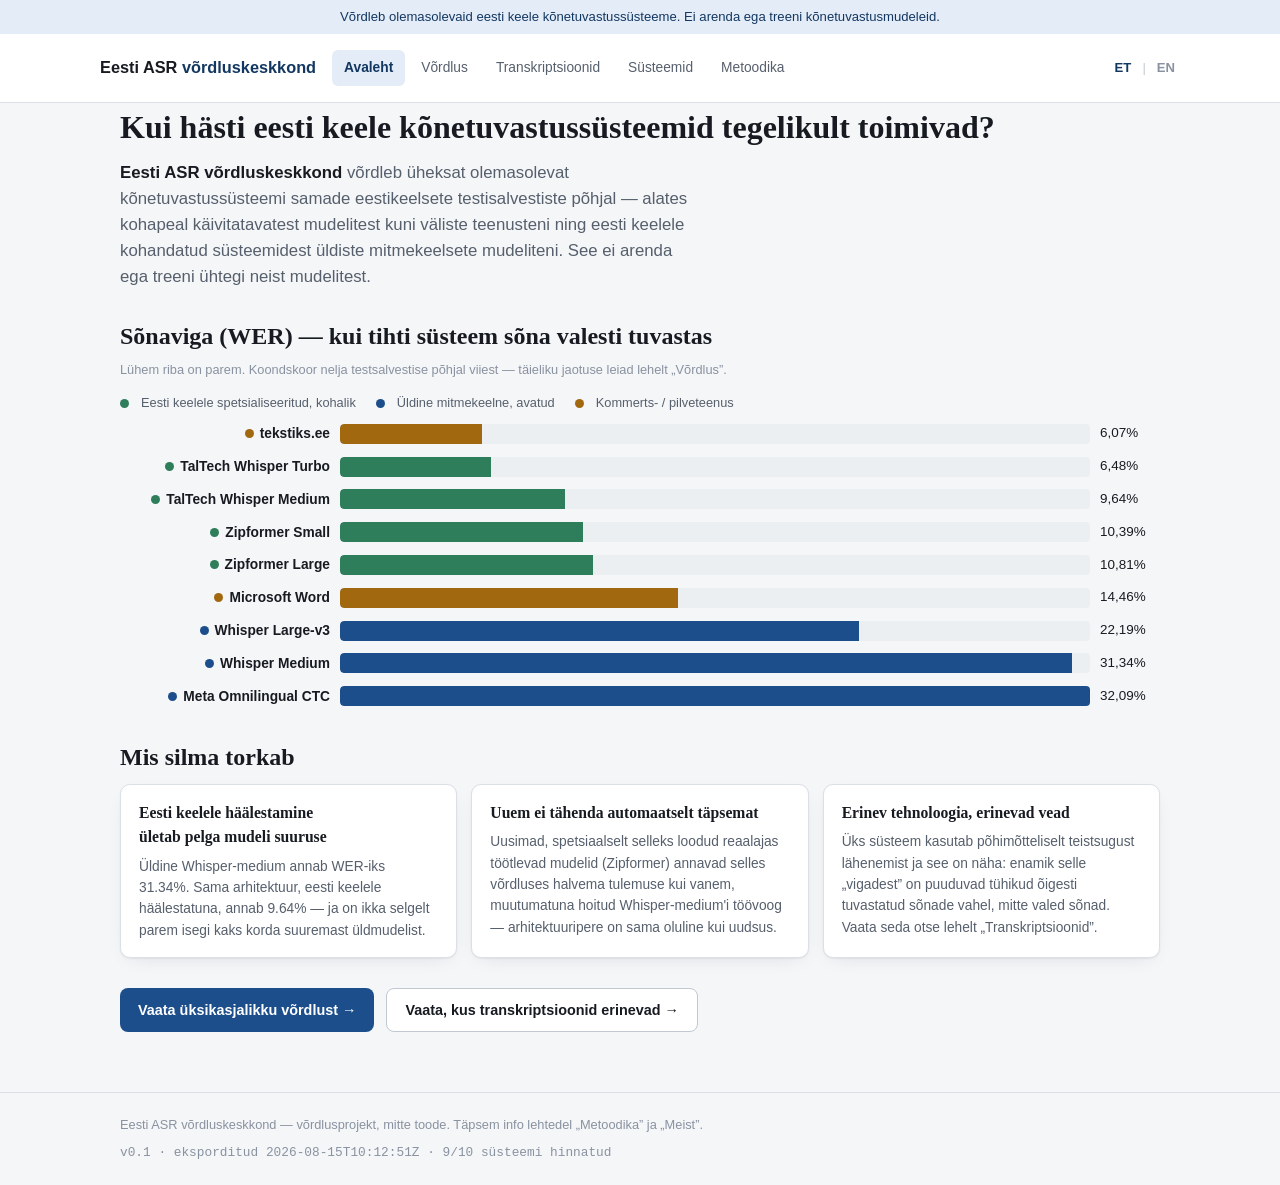
<file: index.html>
<!doctype html>
<html lang="et">
<head>
<meta charset="utf-8">
<script>document.documentElement.lang = localStorage.getItem("wb_lang") || "et";</script>
<meta name="viewport" content="width=device-width, initial-scale=1">
<title>Estonian ASR Workbench — results</title>
<link rel="stylesheet" href="css/style.css">
</head>
<body>
<header class="site-head" id="site-header"></header>

<main class="wrap">
  <h1 id="page-h1"></h1>
  <p class="hero-scope" id="hero-scope"></p>

  <section id="chart-section">
    <h2 id="chart-heading"></h2>
    <p class="chart-caption" id="chart-caption"></p>
    <div class="legend chart-legend" id="chart-legend"></div>
    <div id="barchart" class="barchart"></div>
  </section>

  <section id="findings-section">
    <h2 id="findings-heading"></h2>
    <div class="finding-grid" id="finding-grid"></div>
  </section>

  <section id="cta-section">
    <div class="cta-row">
      <a class="btn primary" id="cta-compare" href="compare.html"></a>
      <a class="btn secondary" id="cta-transcripts" href="transcripts.html"></a>
    </div>
  </section>
</main>

<footer class="site-foot" id="site-footer"></footer>

<script src="js/i18n.js"></script>
<script src="js/data.js"></script>
<script src="js/home.js"></script>
</body>
</html>
</file>
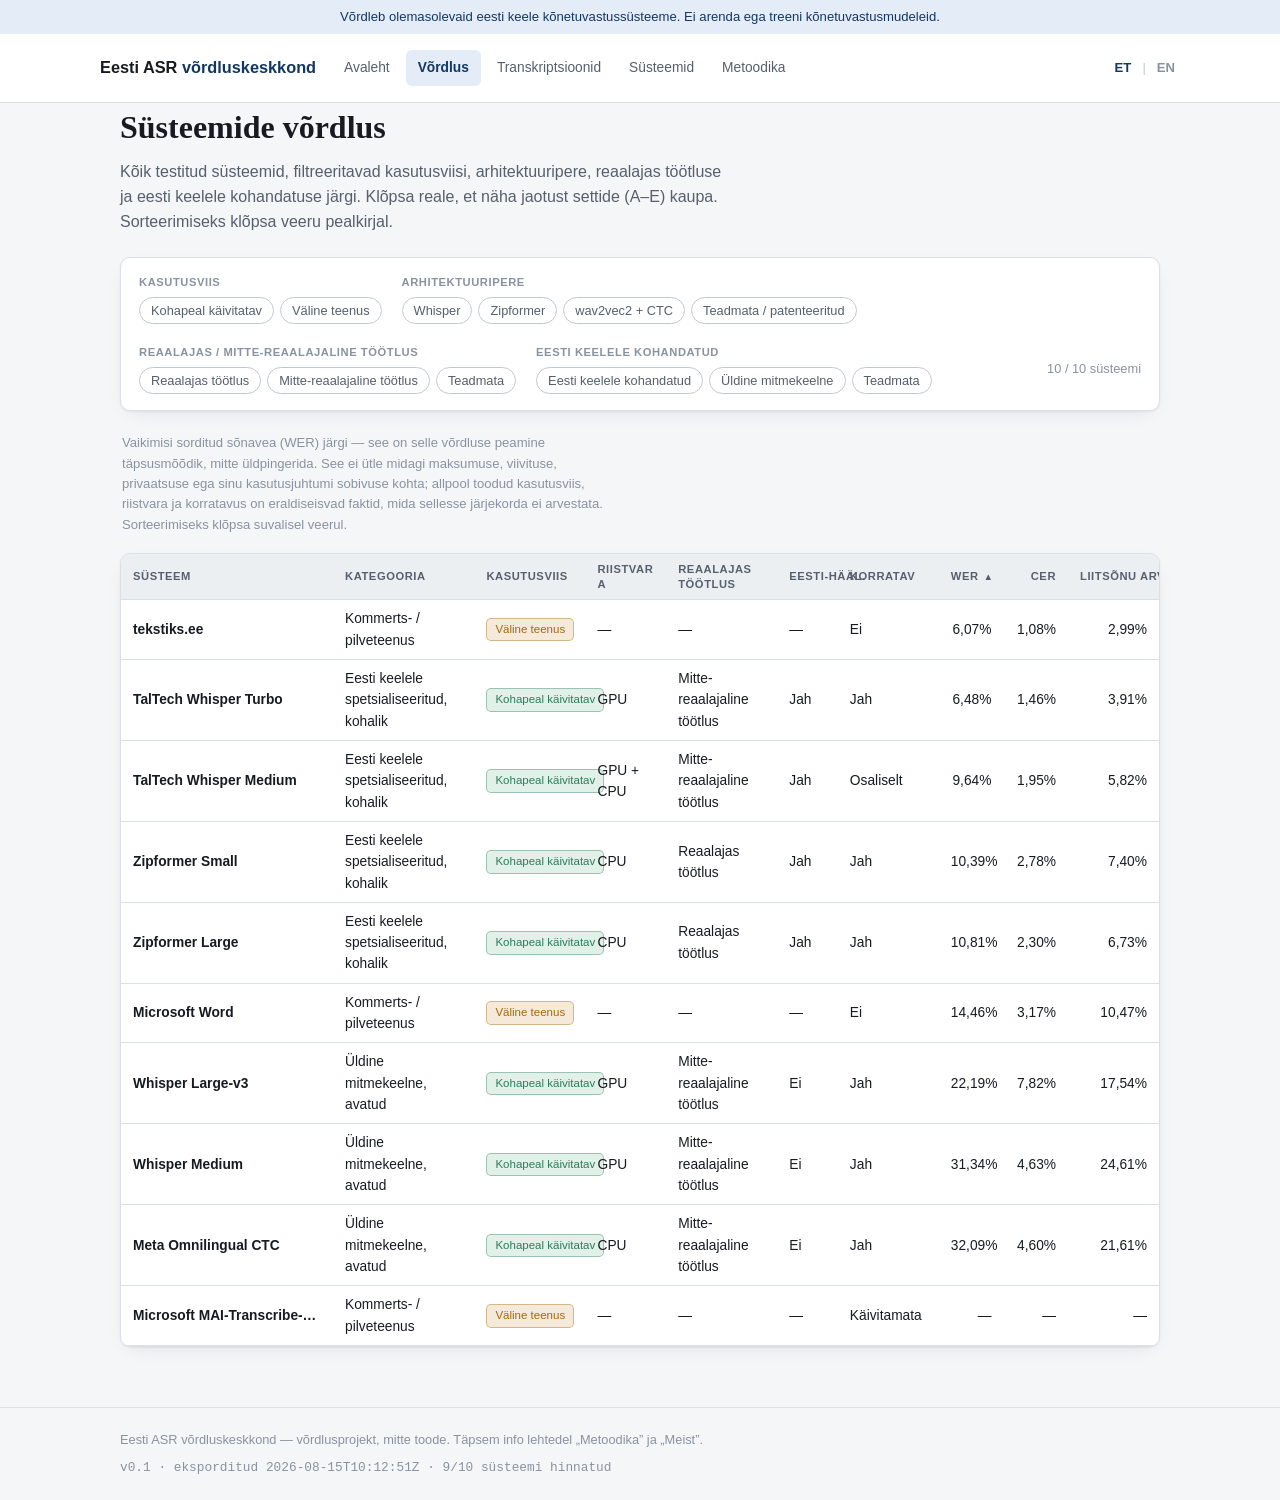
<file: compare.html>
<!doctype html>
<html lang="et">
<head>
<meta charset="utf-8">
<script>document.documentElement.lang = localStorage.getItem("wb_lang") || "et";</script>
<meta name="viewport" content="width=device-width, initial-scale=1">
<title>Compare systems — Estonian ASR Workbench</title>
<link rel="stylesheet" href="css/style.css">
</head>
<body>
<header class="site-head" id="site-header"></header>

<main class="wrap">
  <div class="page-head">
    <h1 id="page-h1"></h1>
    <p id="page-intro"></p>
  </div>

  <div class="filters" id="filters"></div>

  <p class="rank-note" id="rank-note"></p>

  <div class="table-wrap">
    <table class="leaderboard" id="leaderboard">
      <thead><tr id="thead-row"></tr></thead>
      <tbody id="tbody"></tbody>
    </table>
  </div>
</main>

<footer class="site-foot" id="site-footer"></footer>

<script src="js/i18n.js"></script>
<script src="js/data.js"></script>
<script src="js/compare.js"></script>
</body>
</html>
</file>
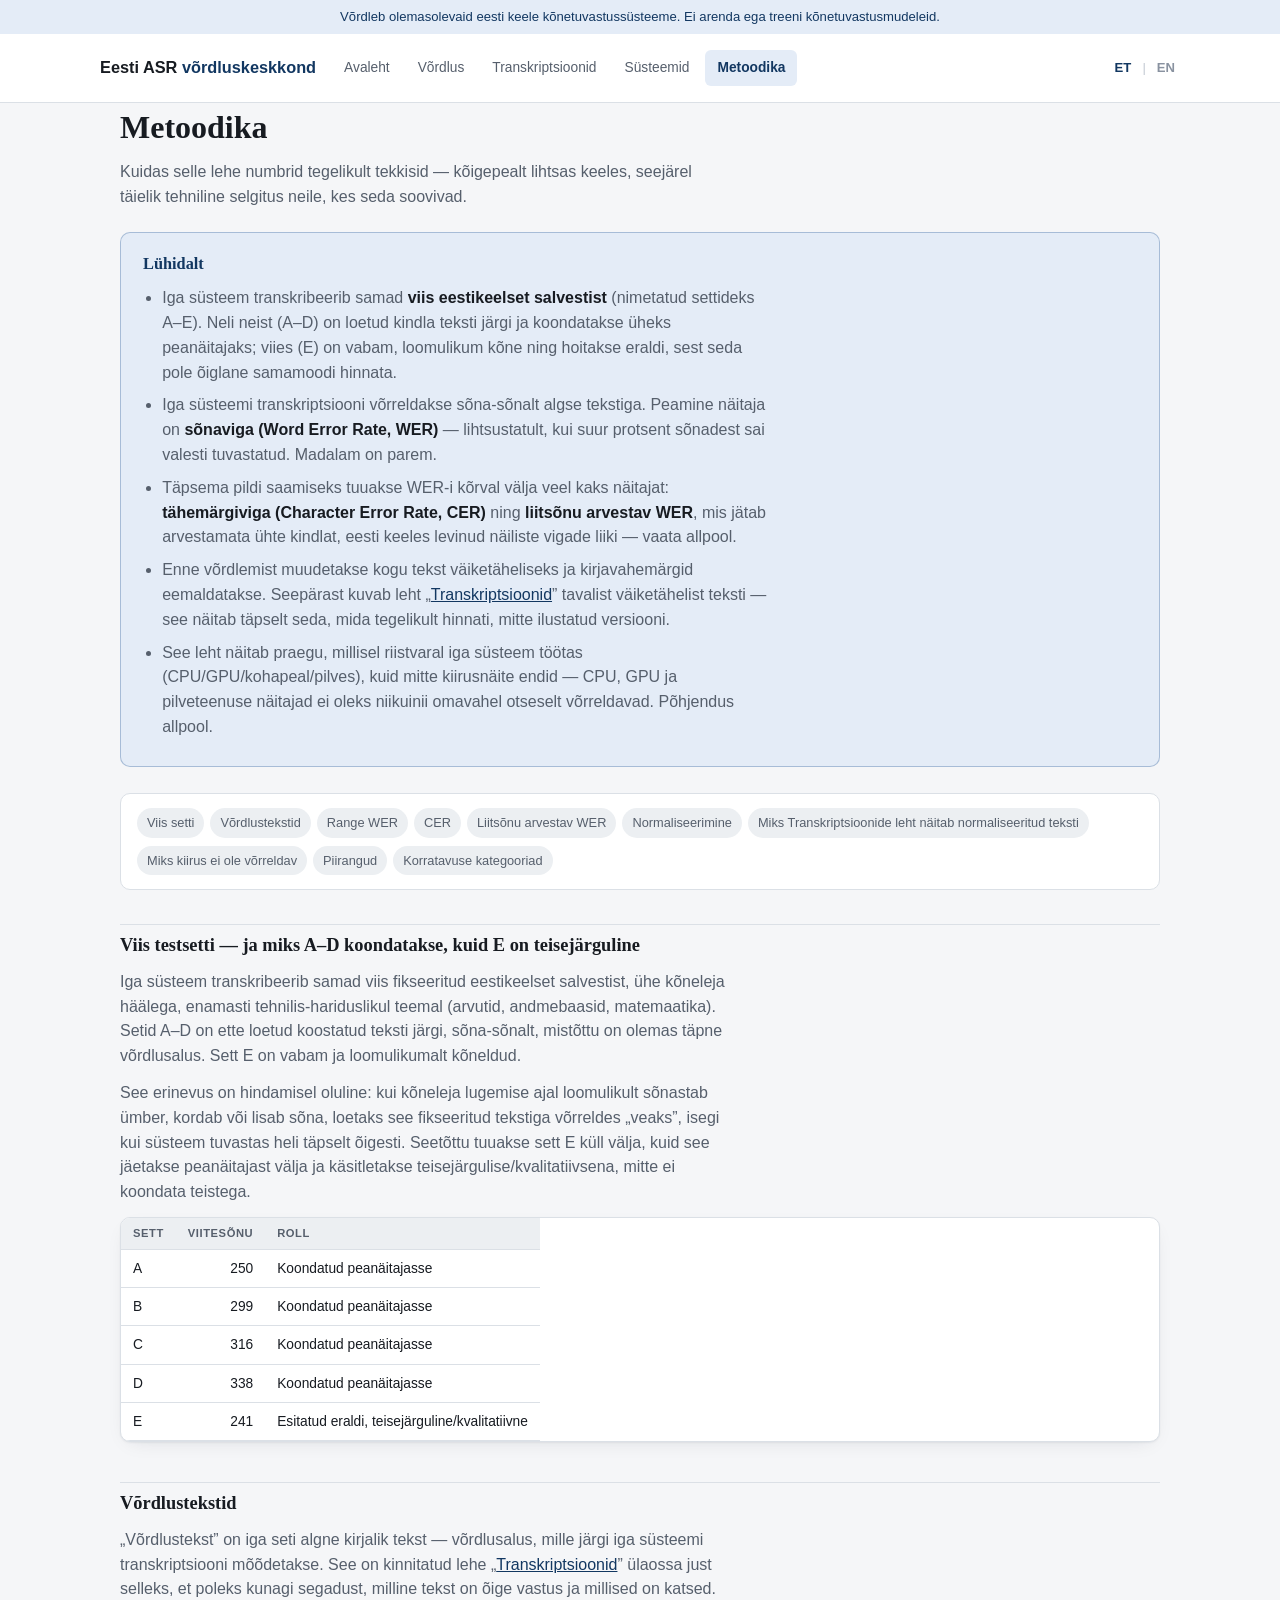
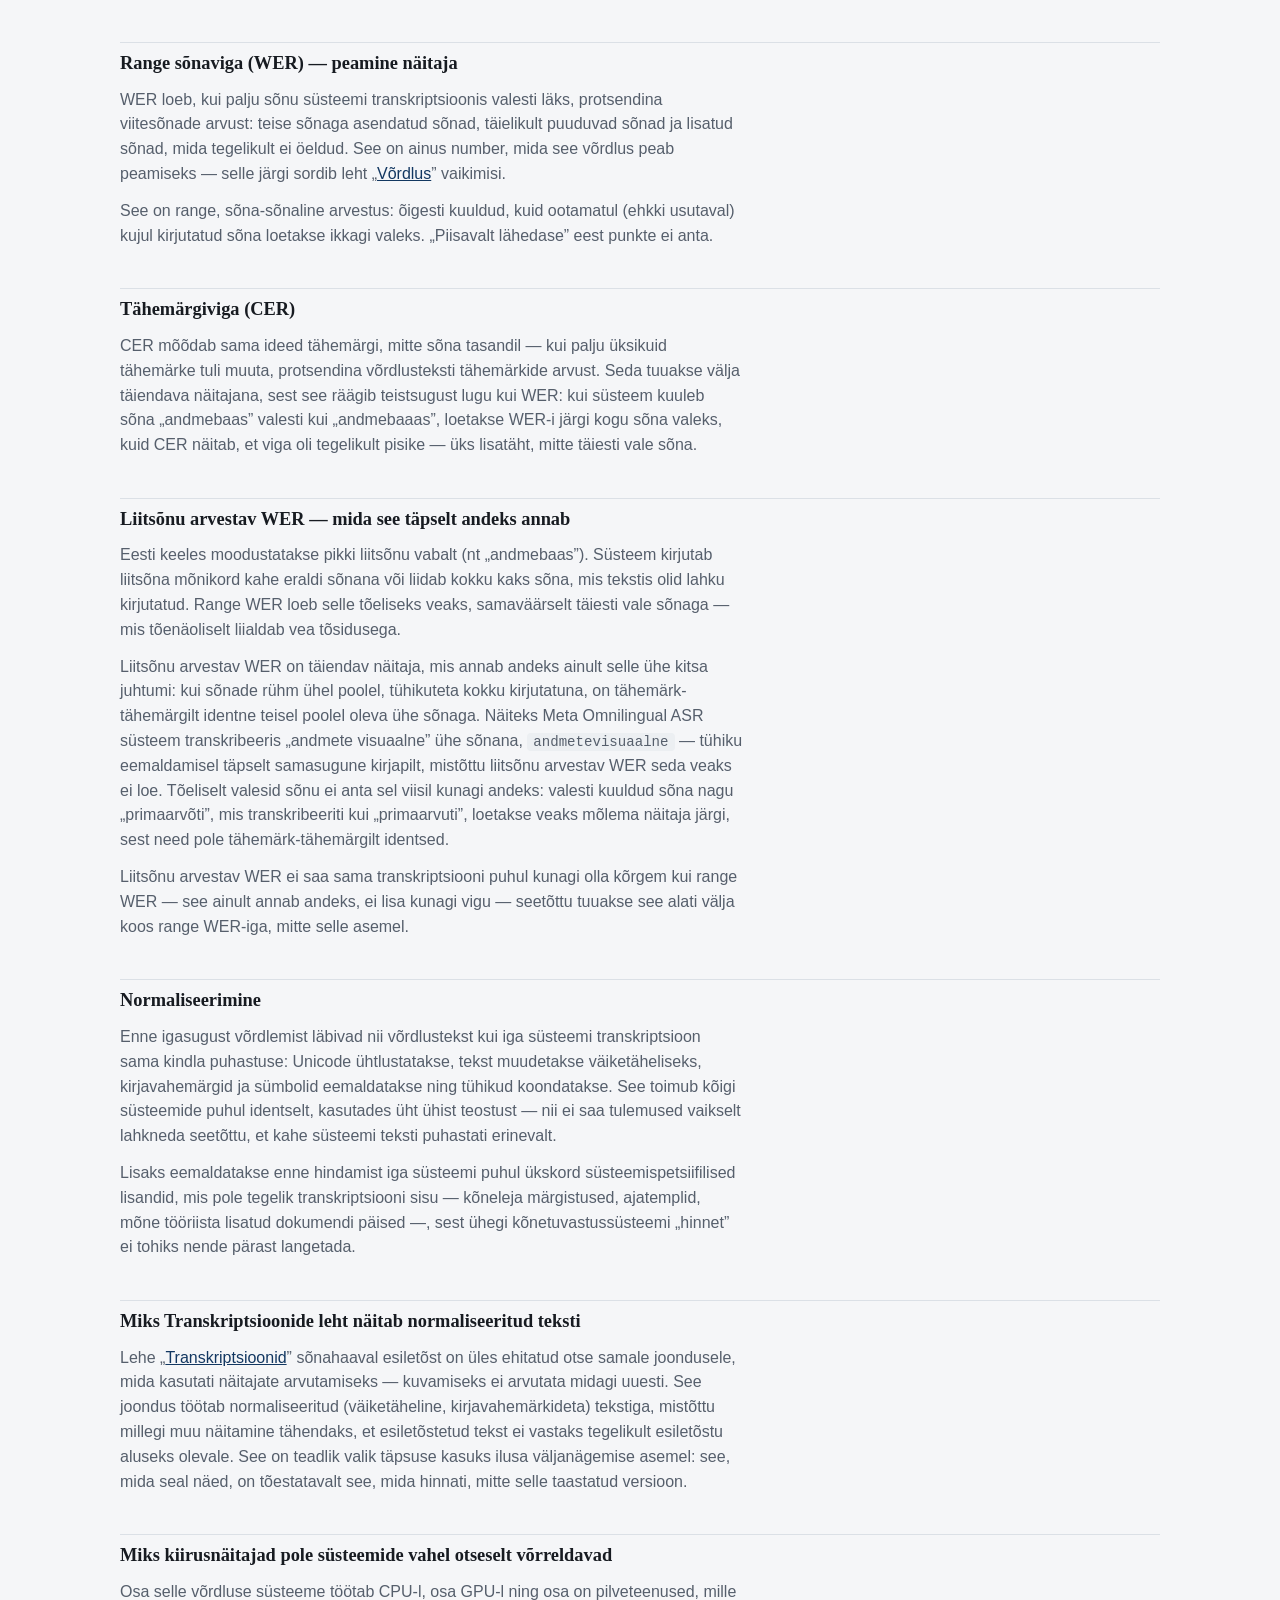
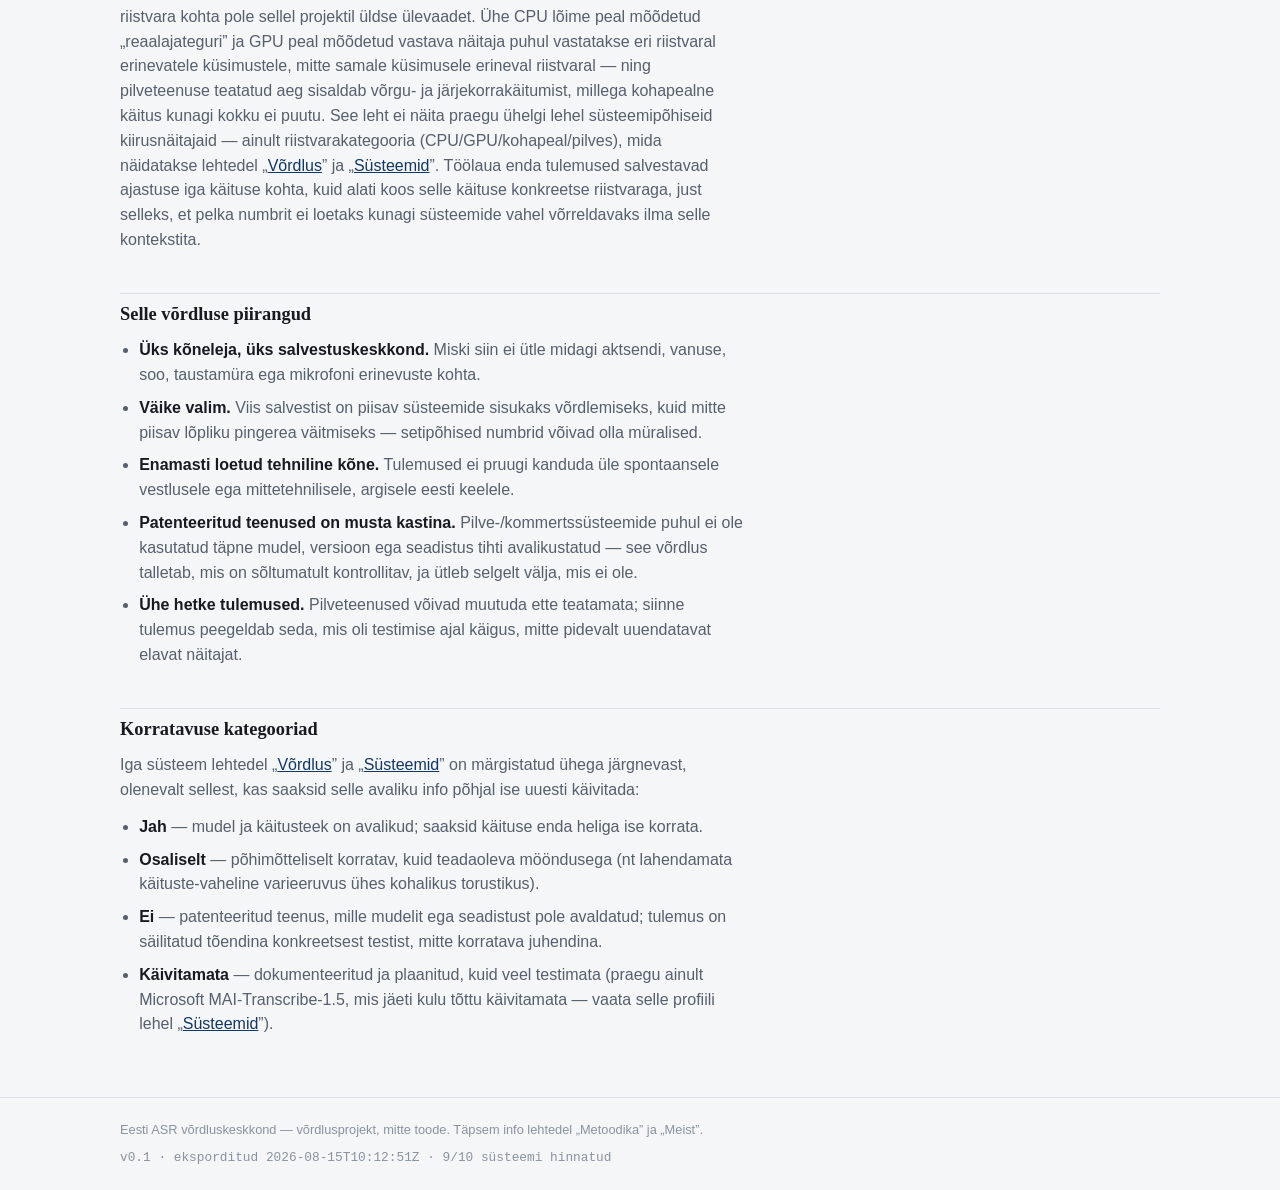
<file: methodology.html>
<!doctype html>
<html lang="et">
<head>
<meta charset="utf-8">
<script>document.documentElement.lang = localStorage.getItem("wb_lang") || "et";</script>
<meta name="viewport" content="width=device-width, initial-scale=1">
<title>Methodology — Estonian ASR Workbench</title>
<link rel="stylesheet" href="css/style.css">
</head>
<body>
<header class="site-head" id="site-header"></header>

<main class="wrap">
  <div class="page-head">
    <h1 id="page-h1"></h1>
    <p id="page-intro"></p>
  </div>

  <section class="summary-box">
    <h2 id="summary-heading"></h2>
    <ul class="plain-list" id="summary-list"></ul>
  </section>

  <nav class="method-toc" id="method-toc"></nav>

  <section class="method-section" id="sets">
    <h2></h2>
    <div class="p-slot"></div>
    <div id="sets-table"></div>
  </section>

  <section class="method-section" id="reference">
    <h2></h2>
    <div class="p-slot"></div>
  </section>

  <section class="method-section" id="wer">
    <h2></h2>
    <div class="p-slot"></div>
  </section>

  <section class="method-section" id="cer">
    <h2></h2>
    <div class="p-slot"></div>
  </section>

  <section class="method-section" id="compound">
    <h2></h2>
    <div class="p-slot"></div>
  </section>

  <section class="method-section" id="normalization">
    <h2></h2>
    <div class="p-slot"></div>
  </section>

  <section class="method-section" id="normalized-display">
    <h2></h2>
    <div class="p-slot"></div>
  </section>

  <section class="method-section" id="speed">
    <h2></h2>
    <div class="p-slot"></div>
  </section>

  <section class="method-section" id="limitations">
    <h2></h2>
    <ul class="plain-list li-slot"></ul>
  </section>

  <section class="method-section" id="reproducibility">
    <h2></h2>
    <div class="p-slot"></div>
    <ul class="plain-list li-slot"></ul>
  </section>
</main>

<footer class="site-foot" id="site-footer"></footer>

<script src="js/i18n.js"></script>
<script src="js/data.js"></script>
<script src="js/methodology.js"></script>
</body>
</html>
</file>
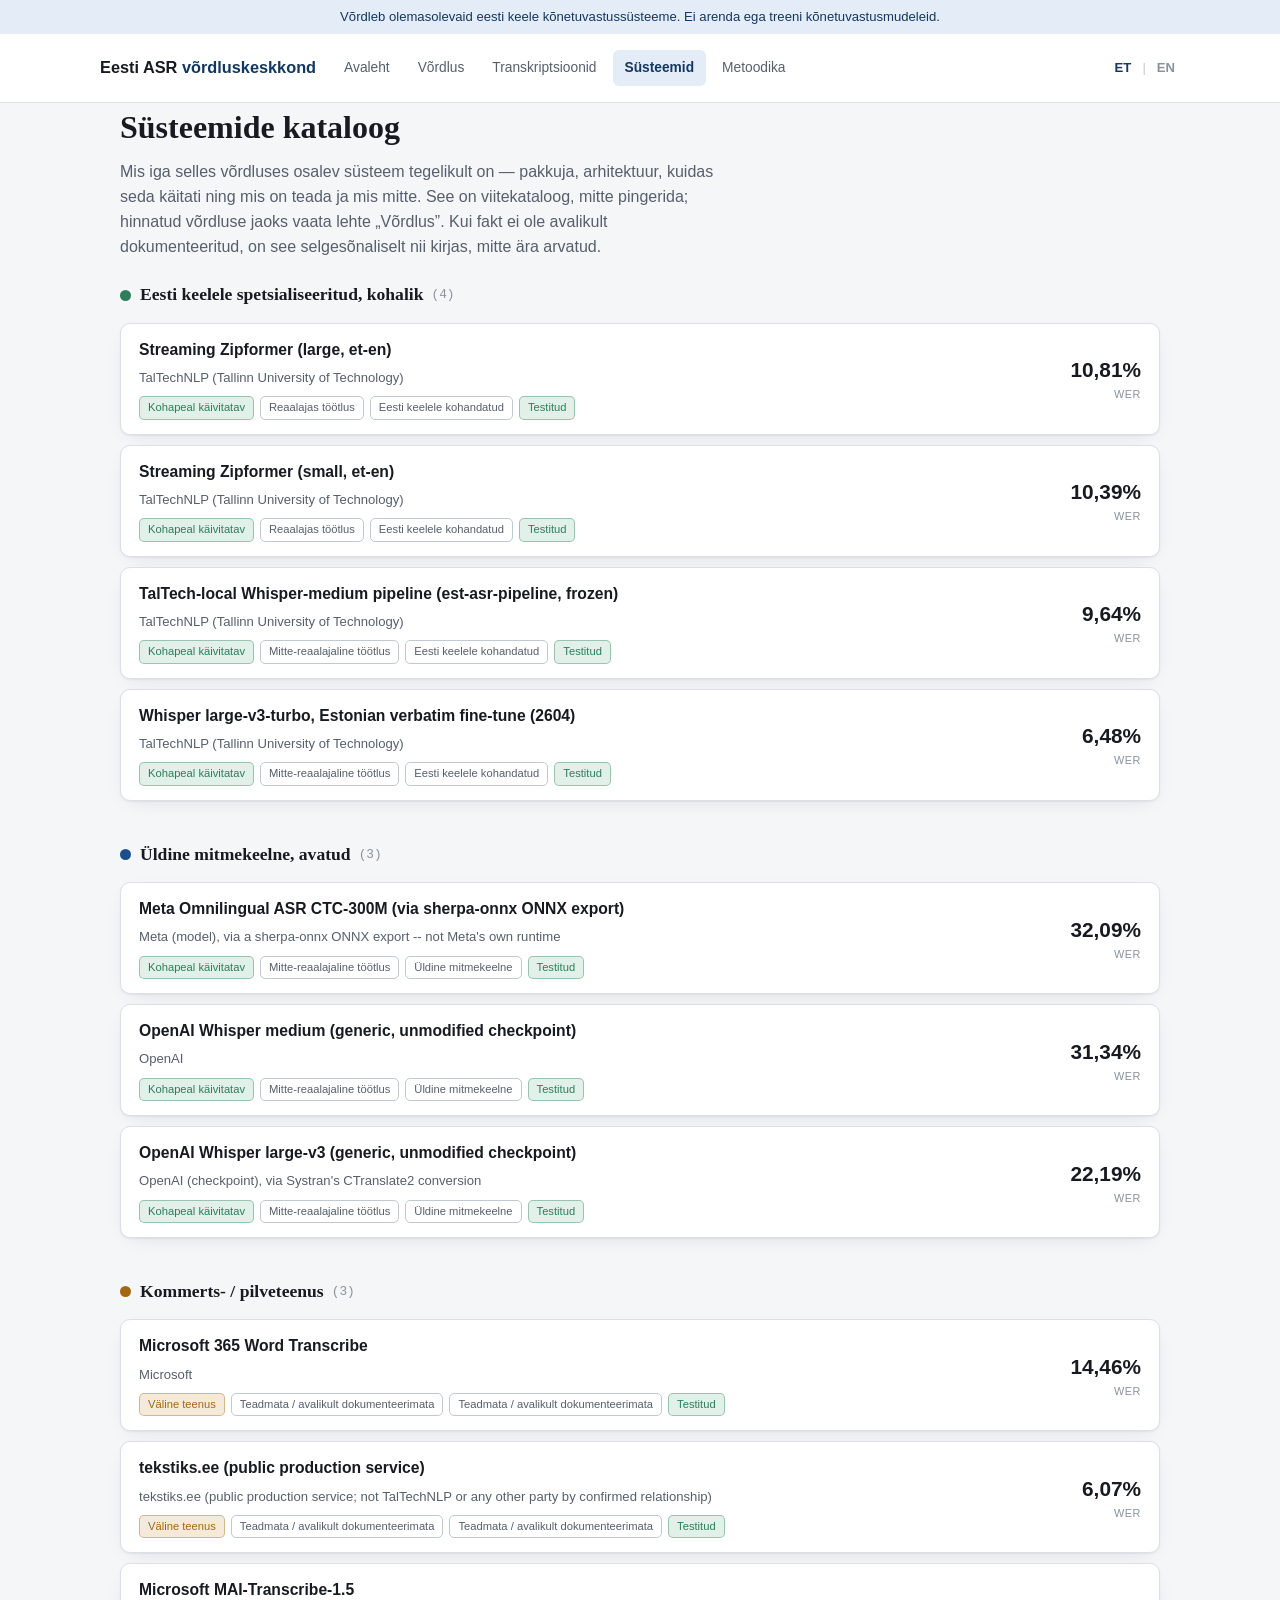
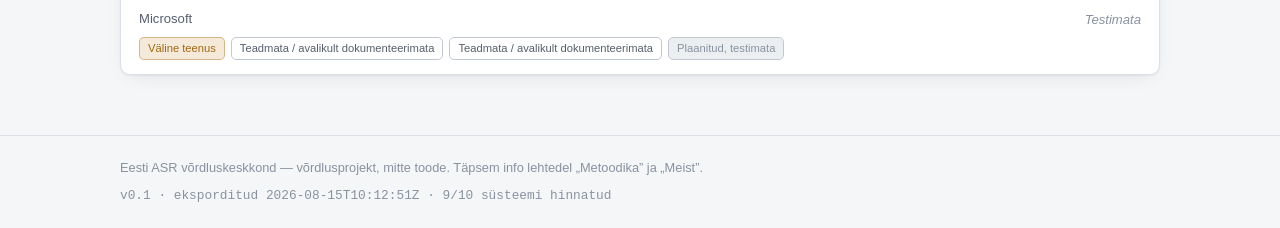
<file: systems.html>
<!doctype html>
<html lang="et">
<head>
<meta charset="utf-8">
<script>document.documentElement.lang = localStorage.getItem("wb_lang") || "et";</script>
<meta name="viewport" content="width=device-width, initial-scale=1">
<title>System catalog — Estonian ASR Workbench</title>
<link rel="stylesheet" href="css/style.css">
</head>
<body>
<header class="site-head" id="site-header"></header>

<main class="wrap">
  <div class="page-head">
    <h1 id="page-h1"></h1>
    <p id="page-intro"></p>
  </div>

  <div id="catalog"></div>
</main>

<footer class="site-foot" id="site-footer"></footer>

<script src="js/i18n.js"></script>
<script src="js/data.js"></script>
<script src="js/systems.js"></script>
</body>
</html>
</file>
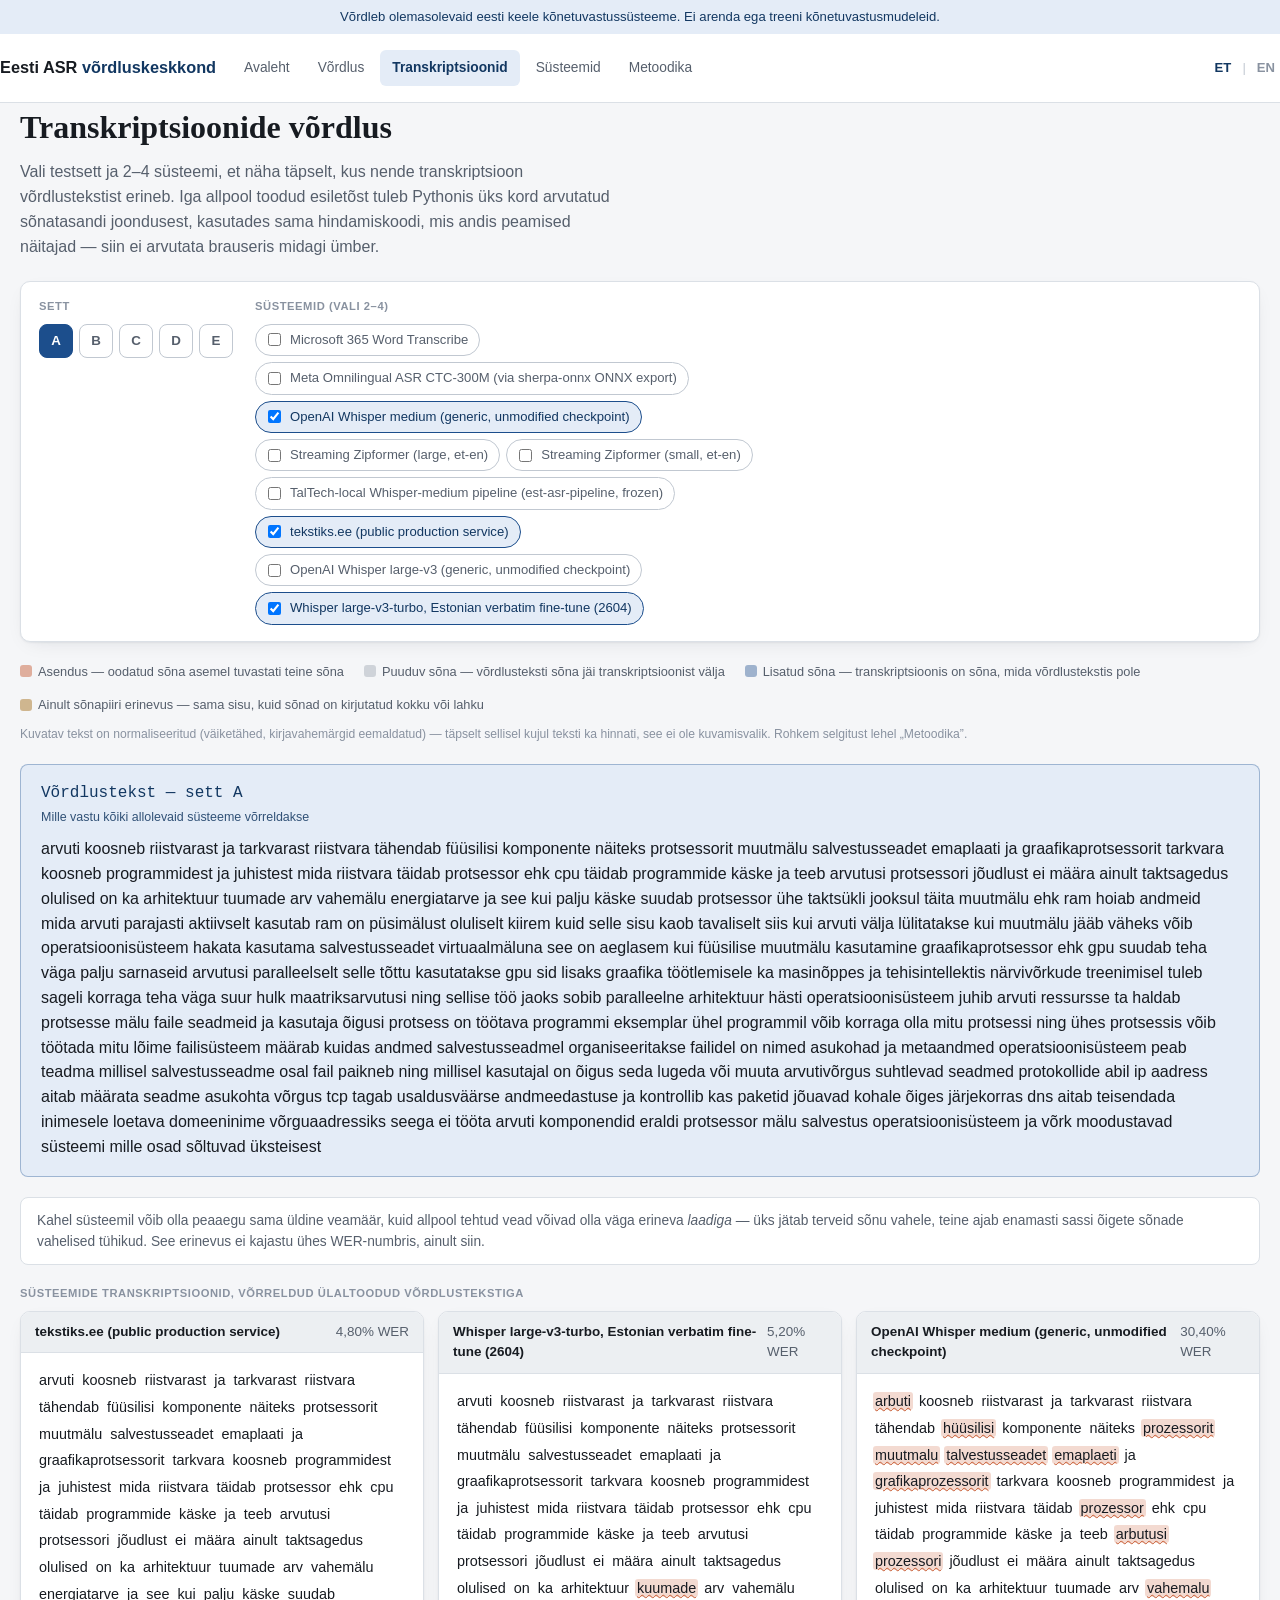
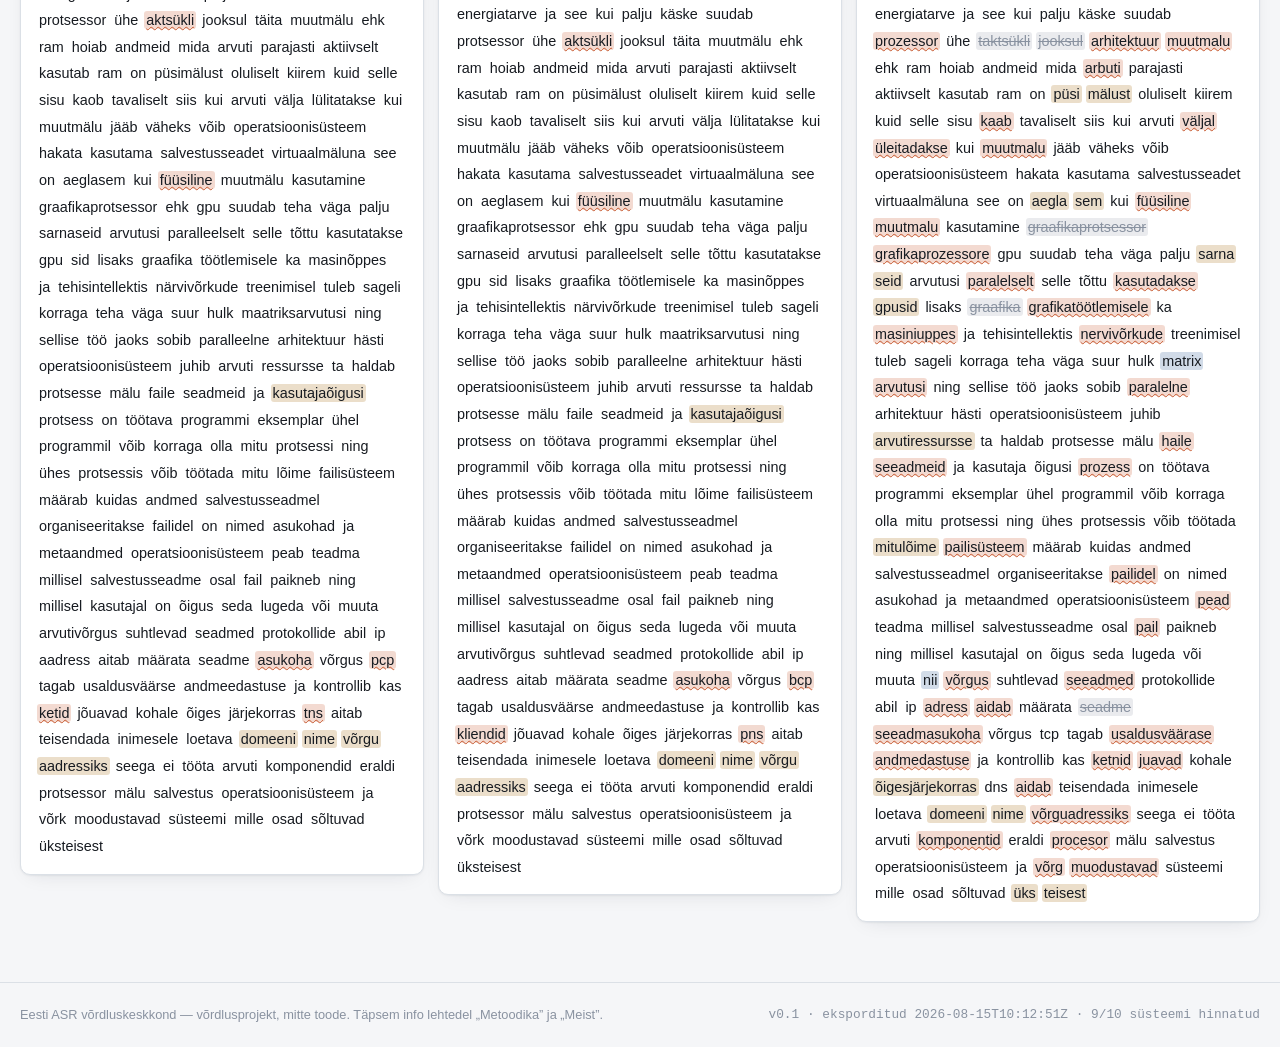
<file: transcripts.html>
<!doctype html>
<html lang="et">
<head>
<meta charset="utf-8">
<script>document.documentElement.lang = localStorage.getItem("wb_lang") || "et";</script>
<meta name="viewport" content="width=device-width, initial-scale=1">
<title>Transcript comparison — Estonian ASR Workbench</title>
<link rel="stylesheet" href="css/style.css">
</head>
<body class="wide">
<header class="site-head" id="site-header"></header>

<main class="wrap">
  <div class="page-head">
    <h1 id="page-h1"></h1>
    <p id="page-intro"></p>
  </div>

  <div class="picker-bar">
    <div>
      <div class="fg-label" id="set-label" style="font-size:.7rem;letter-spacing:.05em;text-transform:uppercase;color:var(--text-faint);font-weight:600;margin-bottom:8px;"></div>
      <div class="set-picker" id="set-picker"></div>
    </div>
    <div>
      <div class="fg-label" id="systems-label" style="font-size:.7rem;letter-spacing:.05em;text-transform:uppercase;color:var(--text-faint);font-weight:600;margin-bottom:8px;"></div>
      <div class="sys-picker" id="sys-picker"></div>
      <div class="picker-note" id="picker-note"></div>
    </div>
  </div>

  <div class="legend" id="legend"></div>

  <p class="normalize-note" id="normalize-note"></p>

  <div class="ref-block" id="ref-block"></div>

  <p class="insight-note" id="insight-note"></p>

  <p class="cols-label" id="cols-label"></p>
  <div class="transcript-cols" id="transcript-cols"></div>
</main>

<footer class="site-foot" id="site-footer"></footer>

<script src="js/i18n.js"></script>
<script src="js/data.js"></script>
<script src="js/transcripts.js"></script>
</body>
</html>
</file>
<file: css/style.css>
:root {
  --bg: #F5F6F8;
  --surface: #FFFFFF;
  --surface-sunken: #ECEFF2;
  --text: #171B21;
  --text-dim: #565F6C;
  --text-faint: #8992A0;
  --border: #DBE0E6;
  --border-strong: #C1C8D1;
  --accent: #1C4E8C;
  --accent-strong: #123761;
  --accent-soft: #E4ECF7;
  --local: #2E7D5B;
  --local-soft: #E1F0E8;
  --cloud: #A2680F;
  --cloud-soft: #F5EADA;
  --planned: #8992A0;
  --planned-soft: #ECEFF2;
  --sub: #C6572E;
  --del: #8992A0;
  --ins: #1C4E8C;
  --bound: #A2680F;
  --shadow: 0 1px 2px rgba(20,30,45,.06), 0 6px 20px -10px rgba(20,30,45,.15);
}

@media (prefers-color-scheme: dark) {
  :root {
    --bg: #10141A;
    --surface: #171C24;
    --surface-sunken: #0C0F14;
    --text: #E7EBF1;
    --text-dim: #A5AEBC;
    --text-faint: #6C7684;
    --border: #29313D;
    --border-strong: #3A4552;
    --accent: #6E9FE0;
    --accent-strong: #9AC0F2;
    --accent-soft: #1B2C46;
    --local: #6BBE95;
    --local-soft: #163526;
    --cloud: #D8A24F;
    --cloud-soft: #3A2E14;
    --planned: #6C7684;
    --planned-soft: #1C222B;
    --sub: #E08A63;
    --del: #6C7684;
    --ins: #6E9FE0;
    --bound: #D8A24F;
    --shadow: 0 1px 2px rgba(0,0,0,.4), 0 8px 24px -12px rgba(0,0,0,.6);
  }
}

* { box-sizing: border-box; }
html { color-scheme: light dark; }

body {
  margin: 0;
  background: var(--bg);
  color: var(--text);
  font-family: -apple-system, "Segoe UI", Roboto, Helvetica, Arial, sans-serif;
  line-height: 1.55;
}

h1, h2, h3 { font-family: Charter, "Iowan Old Style", Georgia, serif; text-wrap: balance; margin: 0 0 8px; }
code, .mono, .eyebrow { font-family: ui-monospace, "SF Mono", Consolas, Menlo, monospace; }

a { color: var(--accent-strong); }
.wrap { max-width: 1080px; margin: 0 auto; padding: 0 20px; }
/* Transcript comparison needs more horizontal room for 2-4 columns side by
   side -- widened site-wide (header/main/footer together) only on that page. */
body.wide .wrap { max-width: 1320px; }

/* ---- header / nav ---- */
header.site-head {
  border-bottom: 1px solid var(--border);
  background: var(--surface);
}
header.site-head .bar { display: flex; align-items: center; justify-content: space-between; padding: 16px 0; gap: 16px; flex-wrap: wrap; }
header.site-head .brand { font-weight: 700; font-size: 1.02rem; text-decoration: none; color: var(--text); flex: none; }
header.site-head .brand span { color: var(--accent-strong); }
nav.site-nav { display: flex; gap: 4px; flex-wrap: wrap; flex: 1 1 auto; }
nav.site-nav a, nav.site-nav .soon {
  font-size: 0.86rem; padding: 7px 12px; border-radius: 6px; text-decoration: none; color: var(--text-dim);
}
nav.site-nav a:hover { background: var(--surface-sunken); color: var(--text); }
nav.site-nav a.active { color: var(--accent-strong); background: var(--accent-soft); font-weight: 600; }
nav.site-nav .soon { color: var(--text-faint); cursor: default; }

.lang-switch { display: flex; align-items: center; gap: 6px; flex: none; }
.lang-switch button {
  background: none; border: none; font: inherit; font-size: 0.82rem; font-weight: 600;
  color: var(--text-faint); cursor: pointer; padding: 4px 5px; border-radius: 4px;
}
.lang-switch button:hover { color: var(--text); background: var(--surface-sunken); }
.lang-switch button[aria-pressed="true"] { color: var(--accent-strong); }
.lang-switch .lang-sep { color: var(--border-strong); font-size: 0.82rem; }
nav.site-nav .soon::after { content: " · soon"; font-size: 0.72rem; }

.scope-strip {
  background: var(--accent-soft); color: var(--accent-strong);
  font-size: 0.82rem; text-align: center; padding: 7px 16px;
}

main { padding: 36px 0 80px; }

footer.site-foot {
  border-top: 1px solid var(--border); margin-top: 60px; padding: 22px 0;
  color: var(--text-faint); font-size: 0.8rem;
}
footer.site-foot .wrap { display: flex; justify-content: space-between; flex-wrap: wrap; gap: 8px; }

/* ---- home ---- */
.hero-scope { font-size: 1.05rem; color: var(--text-dim); max-width: 62ch; margin: 4px 0 28px; }
.hero-scope strong { color: var(--text); }

.barchart { display: flex; flex-direction: column; gap: 12px; margin: 8px 0 32px; }
.barchart .row { display: grid; grid-template-columns: 210px 1fr 60px; align-items: center; gap: 10px; }
.barchart .label {
  font-size: 0.86rem; text-align: right; color: var(--text-dim); line-height: 1.25;
  white-space: nowrap; overflow: hidden;
}
.barchart .label strong { color: var(--text); }
.barchart .track { min-width: 0; background: var(--surface-sunken); border-radius: 4px; height: 20px; overflow: hidden; }
.barchart .fill { height: 100%; border-radius: 4px 0 0 4px; }
.barchart .val { font-variant-numeric: tabular-nums; font-size: 0.84rem; color: var(--text); white-space: nowrap; }
.chart-caption { font-size: 0.8rem; color: var(--text-faint); margin: -4px 0 14px; }
.chart-legend { margin: 0 0 18px; }
@media (max-width: 640px) {
  /* Content-sized label/value columns (not fixed px) so the short names
     never wrap to a second line at any phone width -- the bar (1fr) is
     what shrinks instead, per the "prefer redistributing space over
     wrapping" requirement. */
  .barchart .row { grid-template-columns: auto 1fr auto; gap: 8px; }
  .barchart .label { font-size: 0.74rem; }
  .barchart .val { font-size: 0.78rem; }
}

.cat-dot { display: inline-block; width: 9px; height: 9px; border-radius: 50%; margin-right: 6px; }
.cat-estonian-specialized-local { background: var(--local); }
.cat-general-multilingual-open { background: var(--accent); }
.cat-commercial-cloud { background: var(--cloud); }

.finding-grid { display: grid; grid-template-columns: repeat(auto-fit, minmax(230px,1fr)); gap: 14px; margin: 8px 0 30px; }
.finding-card { background: var(--surface); border: 1px solid var(--border); border-radius: 10px; padding: 16px 18px; box-shadow: var(--shadow); }
.finding-card h3 { font-size: 0.98rem; margin-bottom: 6px; }
.finding-card p { font-size: 0.86rem; color: var(--text-dim); margin: 0; }

.cta-row { display: flex; gap: 12px; flex-wrap: wrap; margin: 4px 0 8px; }
.btn { display: inline-flex; align-items: center; gap: 6px; padding: 10px 18px; border-radius: 8px; font-size: 0.9rem; font-weight: 600; text-decoration: none; }
.btn.primary { background: var(--accent); color: #fff; }
.btn.secondary { background: var(--surface); color: var(--text); border: 1px solid var(--border-strong); }

/* ---- compare page ---- */
.filters { display: flex; flex-wrap: wrap; gap: 20px; background: var(--surface); border: 1px solid var(--border); border-radius: 10px; padding: 16px 18px; margin: 4px 0 22px; box-shadow: var(--shadow); }
.filter-group { display: flex; flex-direction: column; gap: 6px; }
.filter-group .fg-label { font-size: 0.7rem; letter-spacing: .05em; text-transform: uppercase; color: var(--text-faint); font-weight: 600; }
.filter-group .fg-opts { display: flex; gap: 6px; flex-wrap: wrap; }
.chip { border: 1px solid var(--border-strong); background: var(--surface); color: var(--text-dim); font-size: 0.8rem; padding: 5px 11px; border-radius: 100px; cursor: pointer; user-select: none; }
.chip[aria-pressed="true"] { background: var(--accent); border-color: var(--accent); color: #fff; }
.filter-meta { margin-left: auto; align-self: center; font-size: 0.8rem; color: var(--text-faint); }

.rank-note { font-size: 0.82rem; color: var(--text-faint); margin: 10px 2px 18px; max-width: 68ch; }

.table-wrap { overflow-x: auto; border: 1px solid var(--border); border-radius: 10px; background: var(--surface); box-shadow: var(--shadow); }
table.leaderboard {
  border-collapse: collapse; width: 100%; min-width: 1030px; table-layout: fixed; font-size: 0.86rem;
}
table.leaderboard th, table.leaderboard td {
  padding: 8px 12px; border-bottom: 1px solid var(--border); text-align: left; vertical-align: middle;
  overflow-wrap: break-word;
}
table.leaderboard thead th {
  background: var(--surface-sunken); font-size: 0.7rem; letter-spacing: .05em; text-transform: uppercase;
  color: var(--text-dim); cursor: pointer; white-space: normal; line-height: 1.3;
}
table.leaderboard thead th.num, table.leaderboard td.num { text-align: right; font-variant-numeric: tabular-nums; }
table.leaderboard td.nowrap, table.leaderboard th.nowrap { white-space: nowrap; }
table.leaderboard td.sys-cell { white-space: nowrap; overflow: hidden; text-overflow: ellipsis; font-weight: 600; }
table.leaderboard thead th[aria-sort]::after { content: ""; margin-left: 5px; }
table.leaderboard thead th[aria-sort="ascending"]::after { content: "▲"; font-size: 0.6rem; }
table.leaderboard thead th[aria-sort="descending"]::after { content: "▼"; font-size: 0.6rem; }
table.leaderboard tbody tr.sysrow { cursor: pointer; }
table.leaderboard tbody tr.sysrow:hover { background: var(--surface-sunken); }
table.leaderboard tbody tr.detail-row td { background: var(--surface-sunken); padding: 14px 20px; }
table.leaderboard tbody tr.detail-row { display: none; }
table.leaderboard tbody tr.detail-row.open { display: table-row; }

.dim-badge { display: inline-block; font-size: 0.72rem; padding: 2px 8px; border-radius: 5px; border: 1px solid var(--border-strong); color: var(--text-dim); white-space: nowrap; }
.dim-badge.local { color: var(--local); border-color: color-mix(in srgb, var(--local) 40%, transparent); background: var(--local-soft); }
.dim-badge.cloud { color: var(--cloud); border-color: color-mix(in srgb, var(--cloud) 40%, transparent); background: var(--cloud-soft); }
.dim-badge.planned { color: var(--planned); background: var(--planned-soft); }

.detail-fullname { margin: 0 0 10px; font-size: 0.88rem; color: var(--text); }
.detail-fullname .note-label { margin-right: 6px; }
.detail-provider { display: block; font-size: 0.78rem; color: var(--text-dim); margin-top: 2px; }

.mini-table { width: 100%; border-collapse: collapse; font-size: 0.82rem; margin-top: 4px; }
.mini-table th, .mini-table td { padding: 6px 10px; border-bottom: 1px solid var(--border); text-align: right; }
.mini-table th:first-child, .mini-table td:first-child { text-align: left; }
.mini-table th { color: var(--text-faint); font-weight: 600; font-size: 0.72rem; text-transform: uppercase; }

/* ---- transcripts page ---- */
.picker-bar { background: var(--surface); border: 1px solid var(--border); border-radius: 10px; padding: 16px 18px; margin: 4px 0 20px; box-shadow: var(--shadow); display: flex; flex-wrap: wrap; gap: 22px; align-items: flex-start; }
.set-picker { display: flex; gap: 6px; }
.set-picker button { width: 34px; height: 34px; border-radius: 8px; border: 1px solid var(--border-strong); background: var(--surface); color: var(--text-dim); font-weight: 600; cursor: pointer; }
.set-picker button[aria-pressed="true"] { background: var(--accent); border-color: var(--accent); color: #fff; }
.sys-picker { display: flex; flex-wrap: wrap; gap: 6px; max-width: 620px; }
.sys-picker label { display: flex; align-items: center; gap: 6px; font-size: 0.82rem; border: 1px solid var(--border-strong); border-radius: 100px; padding: 5px 11px 5px 8px; cursor: pointer; color: var(--text-dim); }
.sys-picker label.checked { background: var(--accent-soft); border-color: var(--accent); color: var(--accent-strong); }
.sys-picker label.disabled { opacity: .4; cursor: not-allowed; }
.picker-note { font-size: 0.78rem; color: var(--text-faint); }

.legend { display: flex; flex-wrap: wrap; gap: 14px 20px; font-size: 0.8rem; margin: 0 0 10px; color: var(--text-dim); }
.legend .item { display: flex; align-items: center; gap: 6px; }
.legend .sw { width: 12px; height: 12px; border-radius: 3px; flex: none; }

.insight-note {
  background: var(--surface); border: 1px solid var(--border); border-radius: 8px;
  padding: 12px 16px; margin: 0 0 20px; font-size: 0.86rem; color: var(--text-dim);
}
.insight-note strong { color: var(--text); }

/* The reference is the one thing everything else is measured against --
   it must not read as "just another card" next to the system columns. */
.ref-block {
  background: var(--accent-soft); border: 1px solid color-mix(in srgb, var(--accent) 35%, transparent);
  border-radius: 8px; padding: 16px 20px; margin: 0 0 20px; font-size: 1rem;
}
.ref-block .eyebrow { display: block; margin-bottom: 2px; color: var(--accent-strong); }
.ref-block .ref-sub { display: block; font-family: -apple-system, sans-serif; font-size: 0.78rem; color: var(--accent-strong); opacity: 0.85; margin-bottom: 10px; }
.ref-block .ref-text { color: var(--text); }

.cols-label { font-size: 0.7rem; letter-spacing: .05em; text-transform: uppercase; color: var(--text-faint); font-weight: 600; margin: 0 0 8px; }

.transcript-cols { display: grid; gap: 14px; grid-template-columns: repeat(auto-fit, minmax(230px, 1fr)); align-items: start; }
.transcript-col { background: var(--surface); border: 1px solid var(--border); border-radius: 10px; box-shadow: var(--shadow); overflow: hidden; max-width: 560px; }
.transcript-col .col-head { padding: 10px 14px; border-bottom: 1px solid var(--border); background: var(--surface-sunken); font-size: 0.84rem; font-weight: 600; display: flex; justify-content: space-between; gap: 8px; }
.transcript-col .col-head .wer { font-variant-numeric: tabular-nums; color: var(--text-dim); font-weight: 500; }
.transcript-col .col-body { padding: 14px 16px; font-size: 0.9rem; line-height: 1.85; }
.tok { padding: 1px 2px; border-radius: 3px; }
.tok.sub { background: color-mix(in srgb, var(--sub) 22%, transparent); text-decoration: underline wavy var(--sub); text-decoration-thickness: 1px; }
.tok.del { background: color-mix(in srgb, var(--del) 18%, transparent); text-decoration: line-through; color: var(--text-faint); }
.tok.ins { background: color-mix(in srgb, var(--ins) 20%, transparent); }
.tok.bound { background: color-mix(in srgb, var(--bound) 22%, transparent); }
.normalize-note { font-size: 0.76rem; color: var(--text-faint); margin: 4px 0 20px; }

@media (max-width: 720px) {
  .picker-bar { position: sticky; top: 0; z-index: 10; }
}

.empty-hint { color: var(--text-faint); font-size: 0.86rem; padding: 30px 0; text-align: center; }

.page-head { margin-bottom: 22px; }
.page-head p { color: var(--text-dim); max-width: 68ch; margin: 4px 0 0; }

/* ---- systems catalog ---- */
.cat-section { margin: 0 0 40px; }
.cat-heading { display: flex; align-items: center; font-size: 1.1rem; margin: 0 0 14px; }
.cat-heading .cat-dot { width: 11px; height: 11px; margin-right: 9px; }
.cat-count { font-family: ui-monospace, monospace; font-size: 0.8rem; color: var(--text-faint); font-weight: 400; margin-left: 8px; }

.system-grid { display: flex; flex-direction: column; gap: 10px; }
.system-card { background: var(--surface); border: 1px solid var(--border); border-radius: 10px; box-shadow: var(--shadow); overflow: hidden; }
.system-card.open { border-color: var(--border-strong); }

.card-head {
  width: 100%; display: flex; align-items: center; justify-content: space-between; gap: 16px;
  background: none; border: none; text-align: left; cursor: pointer; padding: 14px 18px; font: inherit; color: inherit;
}
.card-head:hover { background: var(--surface-sunken); }
.card-head-main { display: flex; flex-direction: column; gap: 6px; min-width: 0; }
.card-title { font-weight: 700; font-size: 0.98rem; }
.card-provider { font-size: 0.82rem; color: var(--text-dim); }
.card-badges { display: flex; flex-wrap: wrap; gap: 6px; margin-top: 2px; }
.card-badges .dim-badge { font-size: 0.7rem; }

.card-wer-wrap { flex: none; text-align: right; }
.card-wer { display: block; font-variant-numeric: tabular-nums; font-size: 1.3rem; font-weight: 700; color: var(--text); }
.card-wer-label { display: block; font-size: 0.68rem; letter-spacing: .05em; text-transform: uppercase; color: var(--text-faint); }
.card-wer-empty { font-size: 0.82rem; color: var(--text-faint); font-style: italic; }

.card-detail { display: none; padding: 4px 18px 20px; border-top: 1px solid var(--border); }
.system-card.open .card-detail { display: block; padding-top: 16px; }

.detail-grid { display: grid; grid-template-columns: 1fr 1fr; gap: 24px; margin-bottom: 14px; }
@media (max-width: 720px) { .detail-grid { grid-template-columns: 1fr; } }

.kv-list { margin: 0; }
.kv-row { display: grid; grid-template-columns: 160px 1fr; gap: 10px; padding: 6px 0; border-bottom: 1px solid var(--border); font-size: 0.84rem; }
.kv-row dt { color: var(--text-faint); }
.kv-row dd { margin: 0; overflow-wrap: anywhere; }
.kv-val { color: var(--text); }
.kv-empty { color: var(--text-faint); font-style: italic; }
.kv-list .kv-list { margin-top: 4px; }
.kv-list .kv-list .kv-row { grid-template-columns: 130px 1fr; padding: 4px 0; font-size: 0.8rem; }

.note-block { background: var(--surface-sunken); border-radius: 8px; padding: 12px 16px; margin: 10px 0 0; font-size: 0.86rem; }
.note-block p { margin: 4px 0 0; color: var(--text-dim); }
.note-block .note-label { font-size: 0.7rem; letter-spacing: .05em; text-transform: uppercase; color: var(--text-faint); font-weight: 600; }
.note-block.limitation { border-left: 3px solid var(--bound); }
.note-block.unknown { border-left: 3px solid var(--text-faint); }

@media (max-width: 560px) {
  .card-head { flex-direction: column; align-items: flex-start; gap: 8px; }
  .card-wer-wrap { text-align: left; }
  .card-wer { display: inline; font-size: 1.05rem; }
  .card-wer-label { display: inline; margin-left: 4px; }
  .kv-row, .kv-list .kv-list .kv-row { grid-template-columns: 1fr; gap: 2px; }
  .kv-row dt { font-size: 0.72rem; text-transform: uppercase; letter-spacing: .03em; }
}

.detail-links { font-size: 0.84rem; margin: 14px 0 0; }

/* ---- methodology ---- */
.summary-box {
  background: var(--accent-soft); border: 1px solid color-mix(in srgb, var(--accent) 30%, transparent);
  border-radius: 10px; padding: 18px 22px; margin: 0 0 26px;
}
.summary-box h2 { font-size: 1.02rem; margin: 0 0 10px; color: var(--accent-strong); }
.plain-list { margin: 0; padding-left: 1.2em; }
.plain-list li { margin-bottom: 8px; color: var(--text-dim); max-width: 68ch; }
.plain-list li strong { color: var(--text); }

.method-toc { display: flex; flex-wrap: wrap; gap: 8px 6px; margin: 0 0 34px; padding: 14px 16px; background: var(--surface); border: 1px solid var(--border); border-radius: 10px; }
.method-toc a { font-size: 0.8rem; padding: 5px 10px; border-radius: 100px; background: var(--surface-sunken); text-decoration: none; color: var(--text-dim); }
.method-toc a:hover { background: var(--accent-soft); color: var(--accent-strong); }

.method-section { margin: 0 0 40px; scroll-margin-top: 16px; padding-top: 6px; border-top: 1px solid var(--border); }
.method-section:first-of-type { border-top: none; }
.method-section h2 { font-size: 1.15rem; margin: 0 0 10px; }
.method-section p { color: var(--text-dim); max-width: 70ch; margin: 0 0 12px; }
.method-section code { background: var(--surface-sunken); padding: 1px 6px; border-radius: 4px; font-size: 0.88em; }

table.leaderboard.mini-sets { table-layout: auto; min-width: 0; width: auto; }
.mini-sets thead th { cursor: default; white-space: nowrap; }
</file>
